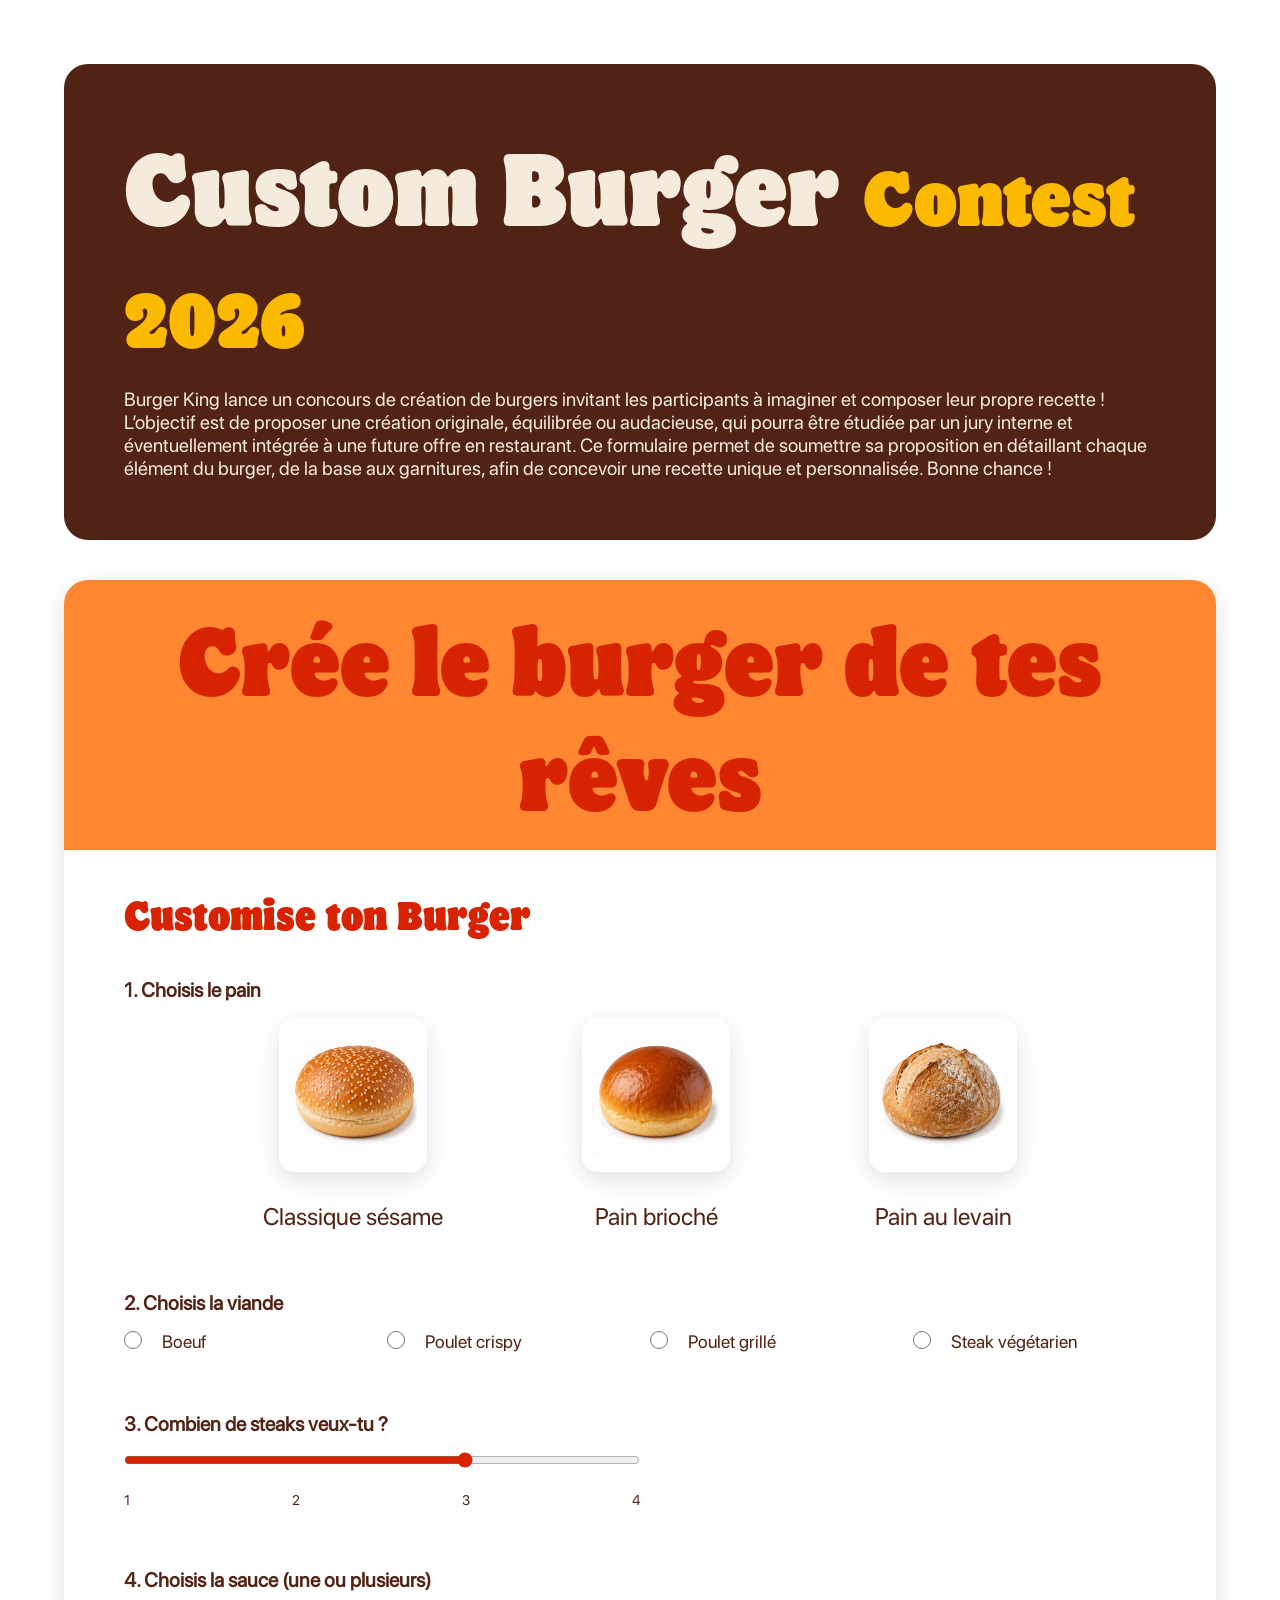
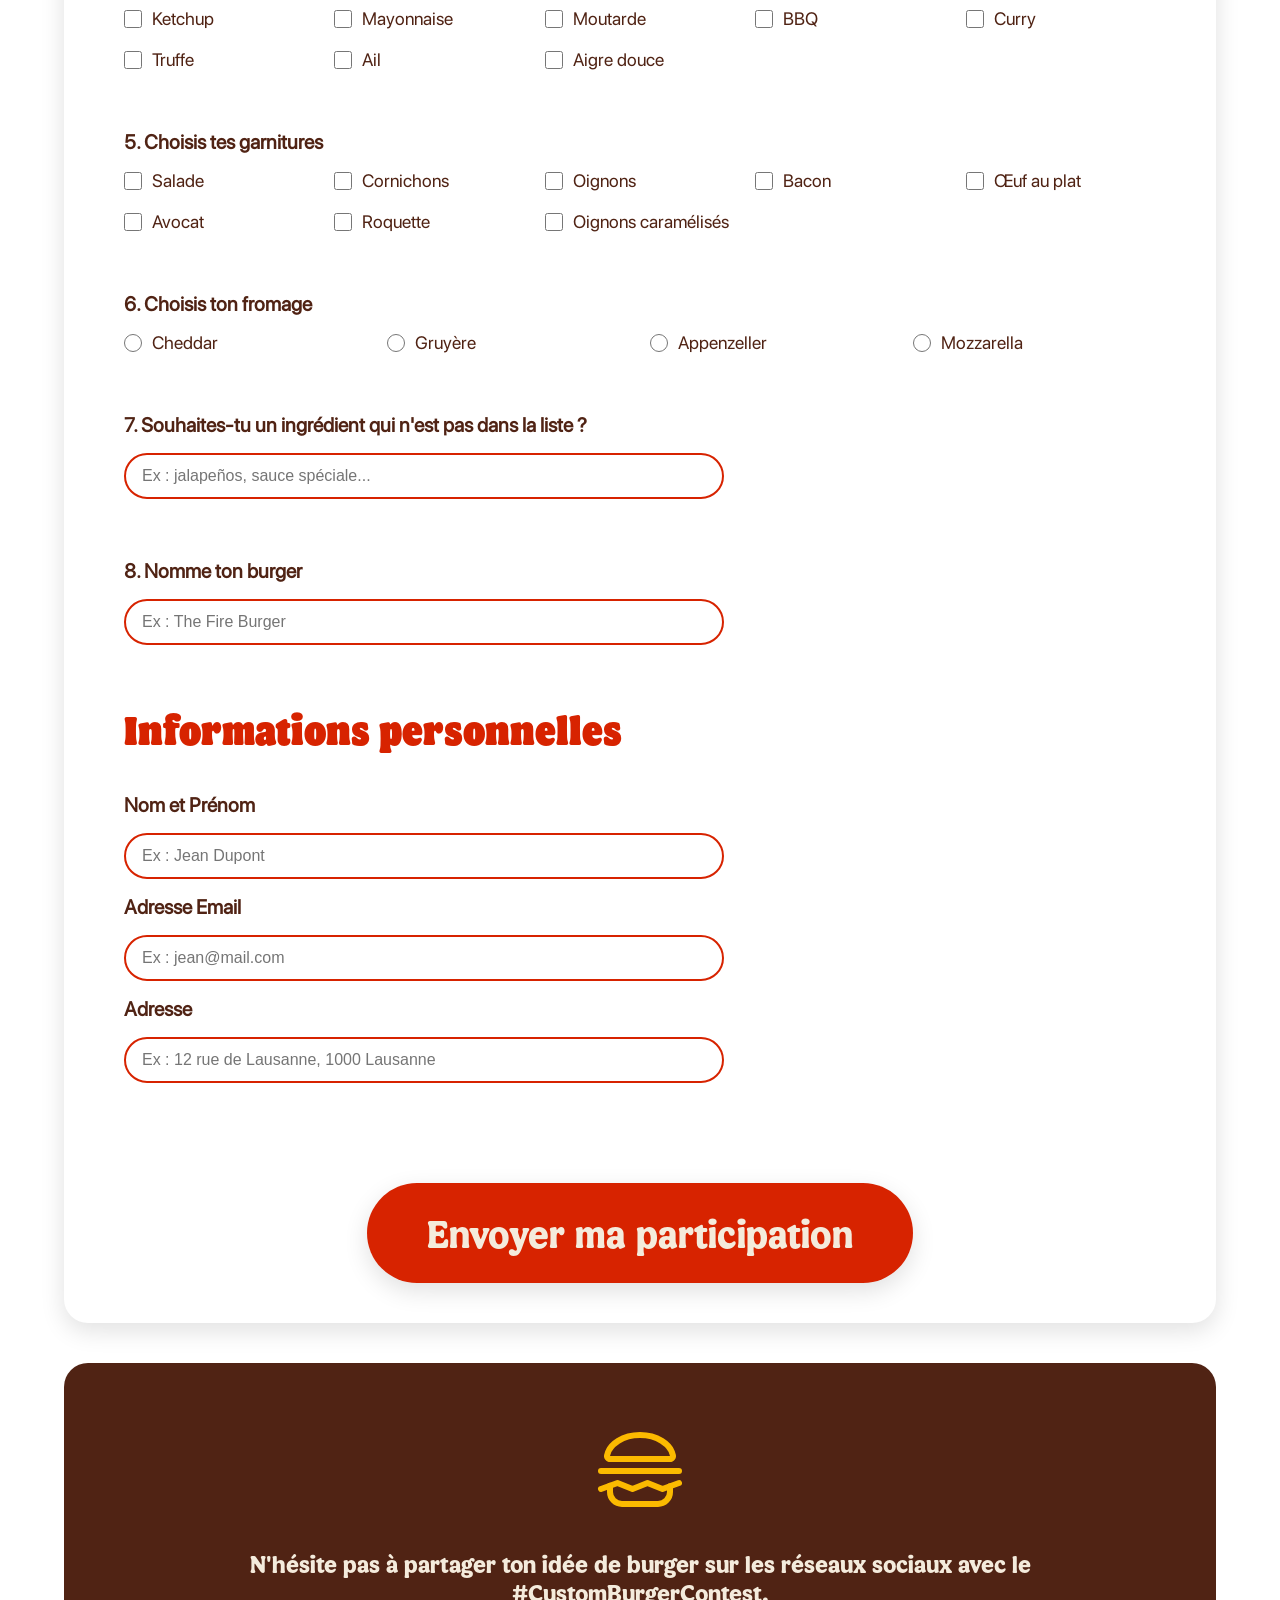
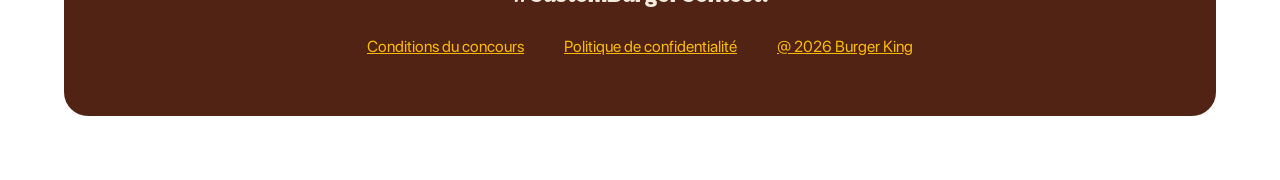
<file: index.html>
<!doctype html>
<html lang="fr">
  <head>
    <meta charset="UTF-8" />
    <meta name="viewport" content="width=device-width, initial-scale=1.0" />
    <title>Formulaire Concours Burger</title>
    <link rel="stylesheet" href="styles.css" />
  </head>
  <body>
    <div class="container">
      <header>
        <h1>Custom Burger <span class="contest">Contest 2026</span></h1>
        <!-- span permet de modifier une partie du texte sans créer de nonuvelle ligne-->
        <p>
          Burger King lance un concours de création de burgers invitant les
          participants à imaginer et composer leur propre recette ! L’objectif
          est de proposer une création originale, équilibrée ou audacieuse, qui
          pourra être étudiée par un jury interne et éventuellement intégrée à
          une future offre en restaurant. Ce formulaire permet de soumettre sa
          proposition en détaillant chaque élément du burger, de la base aux
          garnitures, afin de concevoir une recette unique et personnalisée.
          Bonne chance !
        </p>
      </header>
      <!-- ========================= -->
      <!-- FORMULAIRE PRINCIPAL -->
      <!-- ========================= -->
      <form
        id="burger-form"
        action="https://api.web3forms.com/submit"
        method="POST"
      >
        <input
          type="hidden"
          name="access_key"
          value="4a7941cb-597e-4ca1-8ceb-f2c3e4cff11b"
        />
        <input
          type="hidden"
          name="redirect"
          value="https://kea-oberson.alwaysdata.net/grand-formulaire/success.html"
        />
        <!-- NE PAS OUBLIER DE CHANGER ET METTRE L'ADRESSE ALWAYSDATA-->
        <h2 class="title">Crée le burger de tes rêves</h2>
        <h3>Customise ton Burger</h3>

        <!-- ========================= -->
        <!-- QUESTION 1 : PAIN -->
        <!-- ========================= -->
        <div class="question">
          <!--regroupe une question complète du formulaire avec son titre, ses champs de saisies et options-->
          <p class="question-title">1. Choisis le pain</p>
          <div class="bread-options">
            <!-- Chaque option = un "bloc pain". la div bread option regroupe les 3 options -->
            <div class="bread-item">
              <!-- div avec l'image, le bouton qu'on ne voit pas et le nom du pain-->
              <input
                id="pain-classique"
                name="pain"
                type="radio"
                value="classique"
              /><!--id permet au label d'être associé avec cet input-->
              <label for="pain-classique">
                <!-- bread box = pour que ca soit que l'image qui s'entoure et que le titre soit en dessous-->
                <div class="bread-box">
                  <img
                    src="images/pain_burger_sesame_carre.png"
                    alt="Pain classique sésame"
                  />
                </div>

                <span>Classique sésame</span
                ><!--Le span est placé en dehors de bread-box pour que le CSS puisse mettre une bordure uniquement autour de l'image, tandis que le texte reste en dessous.-->
              </label>
            </div>

            <div class="bread-item">
              <input
                id="pain-brioche"
                name="pain"
                type="radio"
                value="brioche"
              />
              <label for="pain-brioche">
                <div class="bread-box">
                  <img
                    src="images/pain_burger_brioche_carre.png"
                    alt="Pain brioché"
                  />
                </div>

                <span>Pain brioché</span>
              </label>
            </div>

            <div class="bread-item">
              <input id="pain-levain" name="pain" type="radio" value="levain" />
              <label for="pain-levain">
                <div class="bread-box">
                  <img
                    src="images/pain_burger_levain_carre.png"
                    alt="Pain au levain"
                  />
                </div>

                <span>Pain au levain</span>
              </label>
            </div>
          </div>
        </div>

        <!-- ========================= -->
        <!-- QUESTION 2 : VIANDE -->
        <!-- ========================= -->
        <div class="question">
          <p class="question-title">2. Choisis la viande</p>

          <div class="radio-group">
            <input id="viande-boeuf" name="viande" type="radio" value="boeuf" />
            <label for="viande-boeuf">Boeuf</label>

            <input
              id="viande-poulet-crispe"
              name="viande"
              type="radio"
              value="poulet-crispe"
            />
            <label for="viande-poulet-crispe">Poulet crispy</label>

            <input
              id="viande-poulet-grille"
              name="viande"
              type="radio"
              value="poulet-grille"
            />
            <label for="viande-poulet-grille">Poulet grillé</label>

            <input
              id="viande-vegetarien"
              name="viande"
              type="radio"
              value="vegetarien"
            />
            <label for="viande-vegetarien">Steak végétarien</label>
          </div>
        </div>

        <!-- ========================= -->
        <!-- QUESTION 3 : STEAKS -->
        <!-- ========================= -->
        <div class="question">
          <p class="question-title">3. Combien de steaks veux-tu ?</p>

          <input
            id="steaks"
            name="steaks"
            type="range"
            min="1"
            max="4"
            step="1"
          />

          <div class="range-labels">
            <span>1</span>
            <span>2</span>
            <span>3</span>
            <span>4</span>
          </div>
        </div>

        <!-- ========================= -->
        <!-- QUESTION 4 : SAUCES -->
        <!-- ========================= -->
        <div class="question">
          <p class="question-title">4. Choisis la sauce (une ou plusieurs)</p>

          <div class="checkbox-group">
            <!-- groupe avec toutes les sauces-->
            <label for="sauce-ketchup" class="checkbox-item">
              <!--une sauce-->
              <input
                id="sauce-ketchup"
                type="checkbox"
                name="sauces"
                value="ketchup"
              />
              Ketchup
            </label>

            <label for="sauce-mayo" class="checkbox-item">
              <input
                id="sauce-mayo"
                type="checkbox"
                name="sauces"
                value="mayo"
              />
              Mayonnaise
            </label>

            <label for="sauce-moutarde" class="checkbox-item">
              <input
                id="sauce-moutarde"
                type="checkbox"
                name="sauces"
                value="moutarde"
              />
              Moutarde
            </label>

            <label for="sauce-bbq" class="checkbox-item">
              <input id="sauce-bbq" type="checkbox" name="sauces" value="bbq" />
              BBQ
            </label>

            <label for="sauce-curry" class="checkbox-item">
              <input
                id="sauce-curry"
                type="checkbox"
                name="sauces"
                value="curry"
              />
              Curry
            </label>

            <label for="sauce-truffe" class="checkbox-item">
              <input
                id="sauce-truffe"
                type="checkbox"
                name="sauces"
                value="truffe"
              />
              Truffe
            </label>

            <label for="sauce-ail" class="checkbox-item">
              <input id="sauce-ail" type="checkbox" name="sauces" value="ail" />
              Ail
            </label>

            <label for="sauce-aigre-douce" class="checkbox-item">
              <input
                id="sauce-aigre-douce"
                type="checkbox"
                name="sauces"
                value="aigre-douce"
              />
              Aigre douce
            </label>
          </div>
        </div>

        <!-- ========================= -->
        <!-- QUESTION 5 : GARNITURES -->
        <!-- ========================= -->
        <div class="question">
          <p class="question-title">5. Choisis tes garnitures</p>

          <div class="checkbox-group">
            <label for="garniture-salade" class="checkbox-item">
              <input
                id="garniture-salade"
                type="checkbox"
                name="garnitures"
                value="salade"
              />
              Salade
            </label>

            <label for="garniture-cornichons" class="checkbox-item">
              <input
                id="garniture-cornichons"
                type="checkbox"
                name="garnitures"
                value="cornichons"
              />
              Cornichons
            </label>

            <label for="garniture-oignons" class="checkbox-item">
              <input
                id="garniture-oignons"
                type="checkbox"
                name="garnitures"
                value="oignons"
              />
              Oignons
            </label>

            <label for="garniture-bacon" class="checkbox-item">
              <input
                id="garniture-bacon"
                type="checkbox"
                name="garnitures"
                value="bacon"
              />
              Bacon
            </label>

            <label for="garniture-oeuf" class="checkbox-item">
              <input
                id="garniture-oeuf"
                type="checkbox"
                name="garnitures"
                value="oeuf-au-plat"
              />
              Œuf au plat
            </label>

            <label for="garniture-avocat" class="checkbox-item">
              <input
                id="garniture-avocat"
                type="checkbox"
                name="garnitures"
                value="avocat"
              />
              Avocat
            </label>

            <label for="garniture-roquette" class="checkbox-item">
              <input
                id="garniture-roquette"
                type="checkbox"
                name="garnitures"
                value="roquette"
              />
              Roquette
            </label>

            <label for="garniture-oignons-caramelises" class="checkbox-item">
              <input
                id="garniture-oignons-caramelises"
                type="checkbox"
                name="garnitures"
                value="oignons-caramelises"
              />
              Oignons caramélisés
            </label>
          </div>
        </div>

        <!-- ========================= -->
        <!-- QUESTION 6 : FROMAGE -->
        <!-- ========================= -->
        <div class="question">
          <p class="question-title">6. Choisis ton fromage</p>

          <div class="radio-group">
            <label for="fromage-cheddar">
              <input
                id="fromage-cheddar"
                type="radio"
                name="fromage"
                value="cheddar"
              />Cheddar</label
            >
            <!-- input est dans le label pour que le bouton reste avec le label même quand il descsend à la ligne. Pour éviter que seul le label aille à la ligne et que le bouton reste en haut.  -->

            <label for="fromage-gruyere">
              <input
                id="fromage-gruyere"
                type="radio"
                name="fromage"
                value="gruyere"
              />Gruyère</label
            >

            <label for="fromage-appenzeller">
              <input
                id="fromage-appenzeller"
                type="radio"
                name="fromage"
                value="appenzeller"
              />Appenzeller</label
            >

            <label for="fromage-mozzarella"
              ><input
                id="fromage-mozzarella"
                type="radio"
                name="fromage"
                value="mozzarella"
              />Mozzarella</label
            >
          </div>
        </div>

        <!-- ========================= -->
        <!-- QUESTION 7 : INGREDIENT LIBRE -->
        <!-- ========================= -->
        <div class="question">
          <label for="ingredient-libre" class="question-title">
            7. Souhaites-tu un ingrédient qui n'est pas dans la liste ?</label
          >
          <input
            id="ingredient-libre"
            name="ingredient-libre"
            type="text"
            placeholder="Ex : jalapeños, sauce spéciale..."
          />
        </div>

        <!-- ========================= -->
        <!-- QUESTION 8 : NOM DU BURGER -->
        <!-- ========================= -->
        <div class="question">
          <label for="nom-burger" class="question-title"
            >8. Nomme ton burger</label
          >
          <input
            id="nom-burger"
            name="nom-burger"
            type="text"
            placeholder="Ex : The Fire Burger"
            required
          />
        </div>

        <h3>Informations personnelles</h3>
        <div class="question">
          <label for="nom" class="question-title">Nom et Prénom </label>
          <input
            id="nom"
            type="text"
            name="nom prénom"
            placeholder="Ex : Jean Dupont"
            required
          />
          <label for="mail" class="question-title">Adresse Email</label>
          <input
            id="mail"
            type="email"
            name="mail"
            placeholder="Ex : jean@mail.com"
            required
          />
          <label for="adresse" class="question-title">Adresse</label>
          <input
            id="adresse"
            type="text"
            name="adresse"
            placeholder="Ex : 12 rue de Lausanne, 1000 Lausanne"
            required
          />
        </div>
        <button type="submit" class="submit-btn">
          Envoyer ma participation
        </button>
      </form>

      <footer>
        <!-- ========================= -->
        <!-- SVG ICONE DU BURGER -->
        <!-- ========================= -->
        <svg
          class="burger"
          xmlns="http://www.w3.org/2000/svg"
          width="96"
          height="96"
          viewBox="0 0 96 96"
          fill="none"
        >
          <path
            d="M18.0263 36C17.5751 36.0044 17.1287 35.9069 16.7204 35.7148C16.3122 35.5228 15.9525 35.2411 15.6681 34.8908C15.3837 34.5405 15.1821 34.1306 15.0781 33.6915C14.9741 33.2525 14.9705 32.7956 15.0675 32.355C17.505 20.8312 31.32 12 48 12C64.68 12 78.495 20.8312 80.9325 32.355C81.0295 32.7956 81.0259 33.2525 80.9219 33.6915C80.8179 34.1306 80.6163 34.5405 80.3319 34.8908C80.0476 35.2411 79.6878 35.5228 79.2796 35.7148C78.8713 35.9069 78.4249 36.0044 77.9738 36H18.0263Z"
            stroke="#FBBA00"
            stroke-width="6"
            stroke-linecap="round"
            stroke-linejoin="round"
          />
          <path
            d="M9 66L25.5 60L40.5 66L55.5 60L70.5 66L87 60"
            stroke="#FBBA00"
            stroke-width="6"
            stroke-linecap="round"
            stroke-linejoin="round"
          />
          <path
            d="M9 48H87"
            stroke="#FBBA00"
            stroke-width="6"
            stroke-linecap="round"
            stroke-linejoin="round"
          />
          <path
            d="M78 63.2736V68.9998C78 72.1824 76.7357 75.2347 74.4853 77.4851C72.2348 79.7355 69.1826 80.9998 66 80.9998H30C26.8174 80.9998 23.7652 79.7355 21.5147 77.4851C19.2643 75.2347 18 72.1824 18 68.9998V62.7261"
            stroke="#FBBA00"
            stroke-width="6"
            stroke-linecap="round"
            stroke-linejoin="round"
          />
        </svg>
        <h2>
          N'hésite pas à partager ton idée de burger sur les réseaux sociaux
          avec le #CustomBurgerContest.
        </h2>

        <div class="links">
          <!-- liens ne marchent pas car je n'ai pas fait les autres pages-->
          <a href="#">Conditions du concours</a>
          <a href="#">Politique de confidentialité</a>
          <a href="#">@ 2026 Burger King</a>
        </div>
      </footer>
    </div>
  </body>
</html>
</file>
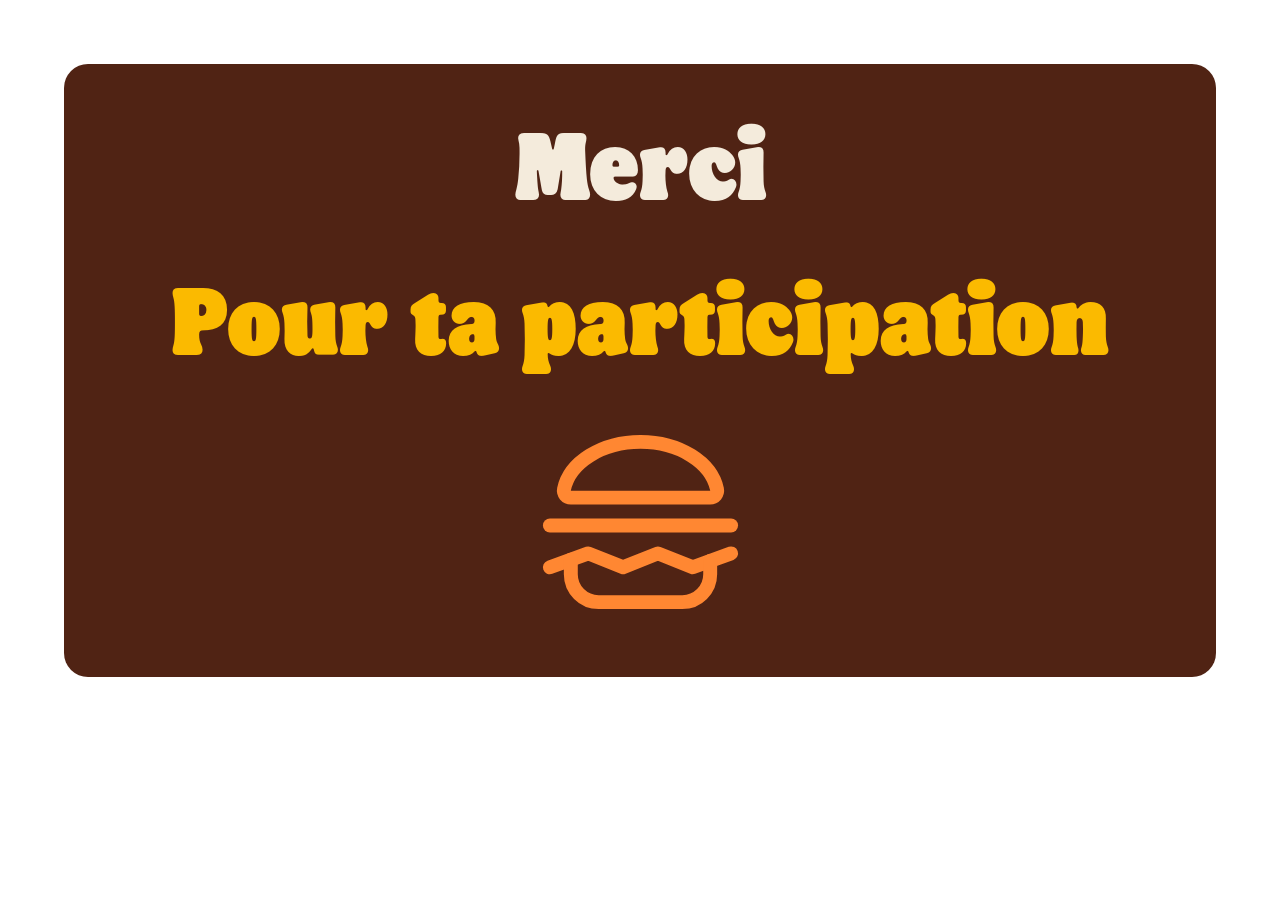
<file: success.html>
<!doctype html>
<html lang="en">
  <head>
    <meta charset="UTF-8" />
    <meta name="viewport" content="width=device-width, initial-scale=1.0" />
    <title>Success</title>
    <link rel="stylesheet" href="styles.css" />
  </head>
  <body>
    <div class="success">
      <p class="merci">Merci</p>
      <p>Pour ta participation</p>
      <svg
        xmlns="http://www.w3.org/2000/svg"
        width="223"
        height="223"
        viewBox="0 0 223 223"
        fill="none"
      >
        <path
          d="M41.8734 83.625C40.8253 83.6351 39.7885 83.4087 38.8401 82.9626C37.8917 82.5165 37.0561 81.8622 36.3956 81.0485C35.735 80.2348 35.2665 79.2825 35.025 78.2626C34.7834 77.2428 34.7751 76.1815 35.0004 75.158C40.6626 48.3893 72.7536 27.875 111.5 27.875C150.246 27.875 182.337 48.3893 187.999 75.158C188.225 76.1815 188.216 77.2428 187.975 78.2626C187.733 79.2825 187.265 80.2348 186.604 81.0485C185.944 81.8622 185.108 82.5165 184.16 82.9626C183.211 83.4087 182.174 83.6351 181.126 83.625H41.8734Z"
          stroke="#FF8732"
          stroke-width="13.9375"
          stroke-linecap="round"
          stroke-linejoin="round"
        />
        <path
          d="M20.9062 153.312L59.2344 139.375L94.0781 153.312L128.922 139.375L163.766 153.312L202.094 139.375"
          stroke="#FF8732"
          stroke-width="13.9375"
          stroke-linecap="round"
          stroke-linejoin="round"
        />
        <path
          d="M20.9062 111.5H202.094"
          stroke="#FF8732"
          stroke-width="13.9375"
          stroke-linecap="round"
          stroke-linejoin="round"
        />
        <path
          d="M181.188 146.98V160.281C181.188 167.674 178.251 174.764 173.023 179.992C167.796 185.219 160.705 188.156 153.312 188.156H69.6875C62.2946 188.156 55.2045 185.219 49.9769 179.992C44.7493 174.764 41.8125 167.674 41.8125 160.281V145.708"
          stroke="#FF8732"
          stroke-width="13.9375"
          stroke-linecap="round"
          stroke-linejoin="round"
        />
      </svg>
    </div>
  </body>
</html>
</file>
<file: styles.css>
/* racine du document. variables seront réutilisables dans tout le fichier.*/
:root {
  --brown: #502314;
  --cream: #f4ebdc;
  --yellow: #fbba00;
  --orange: #ff8732;
  --red: #d72300;
  --white: #fff;

  --shadow: 0 8px 24px rgba(0, 0, 0, 0.12);

  --radius: 24px;
  --radius-input: 30px;
}

/* RESET, pour supprimer marges par défaut du navigateur*/
* {
  box-sizing: border-box;
  margin: 0;
}

/* définit taille de base des caractères. les unités rem seront calculé à partir de cette valeur.  */
html {
  font-size: 16px;
}
/* fonts*/
@font-face {
  font-family: "Flame";
  src: url("../Burger%20King%20Flame/Flame-Regular.otf") format("opentype");
  font-weight: normal;
}

@font-face {
  font-family: "Flame";
  src: url("../Burger%20King%20Flame/Flame-Bold.otf") format("opentype");
  font-weight: bold;
}
@font-face {
  font-family: "SF Pro Display";
  src: url("../sf-pro-display/SFPRODISPLAYREGULAR.OTF") format("opentype");
  font-weight: normal;
}

/* LAYOUT DU CONTAINER */
body {
  margin: clamp(1.5rem, 5vw, 5.6rem); /*rend les marges responsives*/
}
.container {
  /* Centre tout le contenu de la page */
  max-width: 1200px;
  margin: auto;
  display: flex;
  flex-direction: column;
  /* Espace entre les sections */
  gap: clamp(1.5rem, 4vw, 2.5rem);
}
/* HEADER */
header {
  display: flex;
  padding: 60px;
  flex-direction: column;
  background: var(--brown);
  border-radius: var(--radius);
}

h1 {
  color: var(--cream);
  font-family: Flame;
  font-size: clamp(3.5rem, 8vw, 7.5rem);
}

.contest {
  color: var(--yellow);
  font-family: Flame;
  font-size: clamp(2.5rem, 6vw, 6rem);
}

header p {
  font-family: "SF Pro Display";
  color: var(--cream);
  font-size: clamp(1rem, 1.5vw, 1.5rem);
  margin-top: clamp(0.8rem, 2vw, 1.25rem);
}

/* FORM */
form {
  display: flex;
  flex-direction: column;
  gap: 40px;
  background: var(--white);
  box-shadow: var(--shadow);
  font-family: "SF Pro Display";
  font-size: 24px;
  color: var(--brown);
  border-radius: var(--radius);
}

/* BARRE DE TITRE EN ORANGE*/
.title {
  background: var(--orange);
  color: var(--red);
  font-family: Flame;
  font-size: clamp(2rem, 8vw, 6rem);
  padding: 20px;
  text-align: center;
  border-radius: var(--radius) var(--radius) 0 0;
}
form > *:not(.title) {
  /*tout le formulaire mais pas le titre a ce padding là*/
  padding: 0 60px;
}

h3 {
  color: var(--red);
  font-family: Flame;
  font-size: clamp(1.75rem, 4vw, 2.5rem);
}

/* curseur*/
.checkbox-item,
.radio-group label,
.bread-item label,
input[type="range"] {
  cursor: pointer;
}
/*QUESTIONS DU FORM*/

.question {
  display: flex;
  flex-direction: column;
  gap: 16px;
  margin-bottom: 20px;
}
/*TITRE DES QUESTIONS*/
.question-title {
  font-size: 20px;
  font-weight: bold;
}

.radio-group {
  display: flex;
  gap: clamp(0.8rem, 2vw, 1.25rem);
  width: 100%;
  flex-wrap: wrap;
}

/*ce qui a écrit à coté du bouton radio*/
.radio-group label {
  flex: 1; /* "prend une part égale de l'espace dispo*/
  display: flex;
  align-items: center;
  gap: 10px;
  font-size: 18px;
}
input[type="radio"] {
  accent-color: var(--red);
  width: 18px;
  height: 18px;
} /*change couleur des boutons radios à cocher*/
.checkbox-group {
  display: flex;
  gap: clamp(0.8rem, 2vw, 1.25rem);
  width: 100%;
  flex-wrap: wrap;
  justify-content: flex-start;
}

.checkbox-group label {
  flex: 0 0 calc(20% - 16px); /* pour que les checkbox soient alignées avec celles au dessus*/
  display: flex;
  align-items: center;
  gap: 10px;
  font-size: 18px;
  min-width: 180px;
}

input[type="checkbox"] {
  accent-color: var(--red);
  width: 18px;
  height: 18px;
} /*change couleur des checkbox*/

/* LAYOUT QUESTION 1 AVEC PAINS ET IMAGES*/
/* carte de sélection d'un pain */
.bread-item {
  display: flex;
  flex-direction: column;
  align-items: center;
  transition: 0.2s;
}

.bread-item label {
  display: flex;
  flex-direction: column;
  align-items: center;
  gap: 30px;
}
/*image du pain*/
.bread-box {
  padding: 10px;
  border-radius: 16px;
  transition: 0.2s;
  box-shadow: var(--shadow);
}
.bread-item:has(input[type="radio"]:checked) .bread-box {
  /*"si .bread-item contient un radio coché, alors applique ce style à .bread-box"*/
  outline: 3px solid var(--red); /* outline se dessine par dessus l'objet sans modifier sa taille donc j'ai mis ça pour pas que ça boueg le layout. */
}
/*les trois options de pain*/
.bread-options {
  display: flex;
  justify-content: space-evenly;
}

.bread-item:hover .bread-box {
  transform: scale(1.03);
}
img {
  max-width: clamp(6rem, 10vw, 10.5rem);
}
.bread-item input[type="radio"] {
  display: none;
}
/* ========================= */
/* RANGE SLIDER */
/* ========================= */

input[type="range"] {
  width: 50%;
  accent-color: var(--red);
}
.range-labels {
  display: flex;
  justify-content: space-between;
  width: 50%;

  margin-top: 8px;
  font-size: 14px;
  color: var(--brown);
}

/* ========================= */
/* INPUTS TEXT */
/* ========================= */

/*applique meme style à tous les champs de texte et d'email*/
input[type="text"],
input[type="email"] {
  border: 2px solid var(--red);
  border-radius: var(--radius-input);
  padding: 12px 16px;
  font-size: 16px;
  width: 100%;
  max-width: 600px;
}

/*modifie apparence quand le champ est sélectionné*/
input:focus {
  outline: none;
  border-color: var(--orange);
  box-shadow: 0 0 0 3px rgba(255, 135, 50, 0.2);
}

.submit-btn {
  background: var(--red);
  color: var(--cream);
  box-shadow: var(--shadow);
  font-family: Flame;
  border-radius: 63px;
  font-size: clamp(1.5rem, 3vw, 2.5rem);
  height: clamp(3.5rem, 8vw, 6.25rem);

  margin: clamp(1.5rem, 4vw, 2.5rem) auto;

  padding: 0 clamp(1.5rem, 3vw, 3rem);

  border: none;
  outline: none;
  cursor: pointer;
  transition:
    transform 0.2s ease,
    box-shadow 0.2s ease;
}
.submit-btn:hover {
  transform: scale(1.05);
  box-shadow: 0 12px 30px rgba(0, 0, 0, 0.2);
}

footer {
  display: flex;
  padding: 60px;
  gap: 30px;
  align-items: center;
  flex-direction: column;
  background: var(--brown);
  border-radius: var(--radius);
}

footer h2 {
  color: var(--cream);
  font-family: Flame;
  text-align: center;
  font-weight: 400;
}

.links {
  display: flex;
  gap: 40px;
  justify-content: center;
  flex-wrap: wrap;
}

a {
  color: var(--yellow);
  font-family: "SF Pro Display";
}

.success {
  background-color: var(--brown);
  border-radius: var(--radius);
  display: flex;
  flex-direction: column;
  align-items: center;
  padding: 40px;
  gap: 40px;
}
.merci {
  color: var(--cream);
  font-family: Flame;
  font-size: clamp(2rem, 8vw, 6rem);
  font-weight: 700;
}
.success > *:not(.merci) {
  color: var(--yellow);
  font-family: Flame;
  font-size: clamp(2rem, 8vw, 6rem);
  font-weight: 700;
}
</file>
